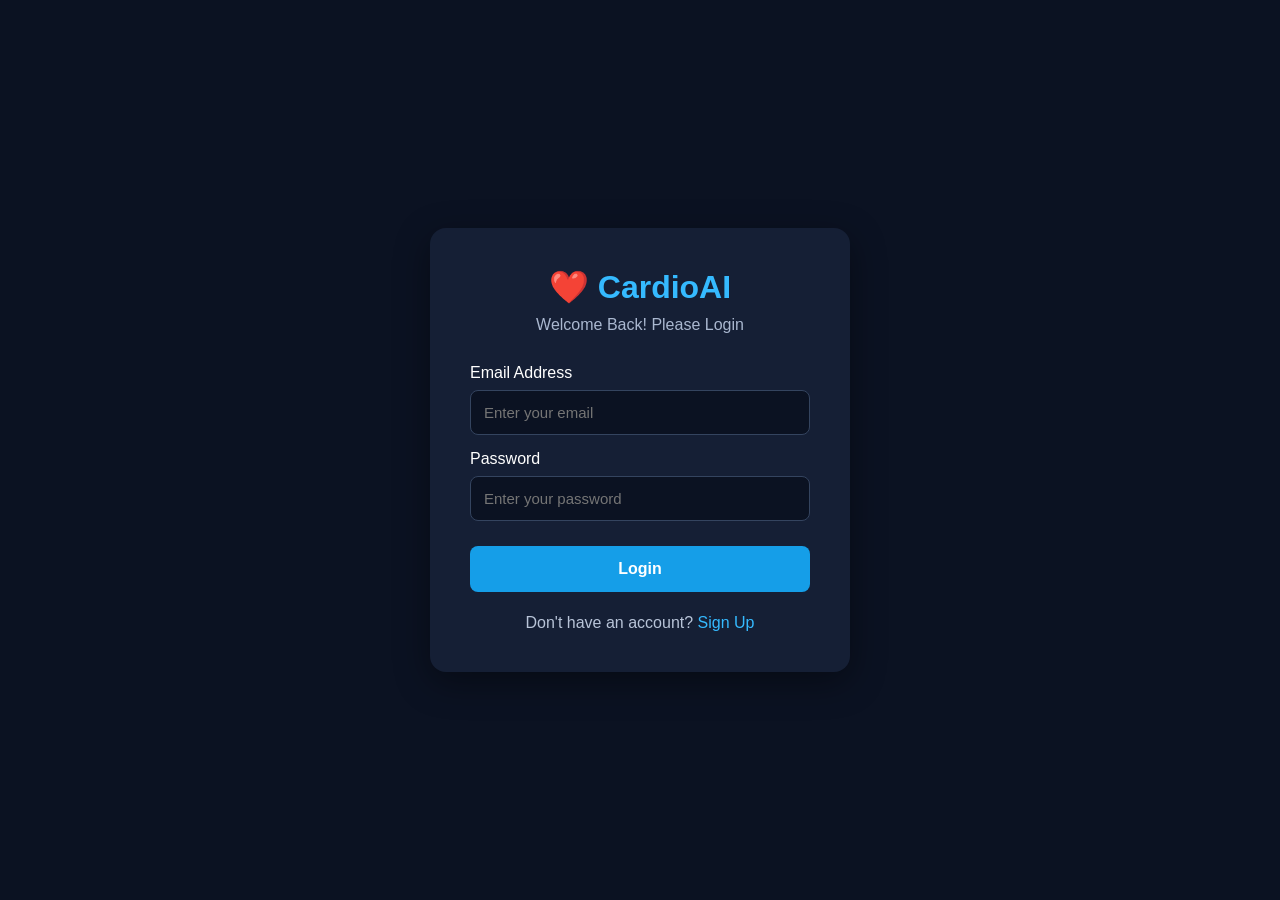
<file: login.html>
<!DOCTYPE html>
<html lang="en">
<head>
    <meta charset="UTF-8">
    <meta name="viewport" content="width=device-width, initial-scale=1.0">
    <title>Login | CardioAI</title>

    <style>
        * {
            margin: 0;
            padding: 0;
            box-sizing: border-box;
            font-family: Arial, sans-serif;
        }

        body {
            min-height: 100vh;
            display: flex;
            justify-content: center;
            align-items: center;
            background: #0b1222;
            color: white;
            padding: 20px;
        }

        .login-box {
            width: 100%;
            max-width: 420px;
            background: #151f35;
            padding: 40px;
            border-radius: 16px;
            box-shadow: 0 10px 35px rgba(0,0,0,0.4);
        }

        h1 {
            color: #35baff;
            text-align: center;
            margin-bottom: 10px;
        }

        .subtitle {
            text-align: center;
            color: #aab8d0;
            margin-bottom: 30px;
        }

        label {
            display: block;
            margin: 15px 0 8px;
        }

        input {
            width: 100%;
            padding: 13px;
            border: 1px solid #34445f;
            border-radius: 8px;
            background: #0b1222;
            color: white;
            font-size: 15px;
        }

        button {
            width: 100%;
            padding: 14px;
            margin-top: 25px;
            border: none;
            border-radius: 8px;
            background: #159ee8;
            color: white;
            font-size: 16px;
            font-weight: bold;
            cursor: pointer;
        }

        button:hover {
            background: #087fc2;
        }

        .bottom-text {
            text-align: center;
            margin-top: 22px;
            color: #b8c4d8;
        }

        a {
            color: #35baff;
            text-decoration: none;
        }

        #message {
            margin-top: 15px;
            text-align: center;
            color: #ff7777;
        }
    </style>
</head>

<body>

    <div class="login-box">
        <h1>❤️ CardioAI</h1>
        <p class="subtitle">Welcome Back! Please Login</p>

        <form id="loginForm">

            <label for="email">Email Address</label>
            <input
                type="email"
                id="email"
                placeholder="Enter your email"
                required
            >

            <label for="password">Password</label>
            <input
                type="password"
                id="password"
                placeholder="Enter your password"
                required
            >

            <button type="submit">Login</button>

            <p id="message"></p>
        </form>

        <p class="bottom-text">
            Don't have an account?
            <a href="/signup">Sign Up</a>
        </p>
    </div>

    <script src="/auth.js"></script>

</body>
</html>
</file>
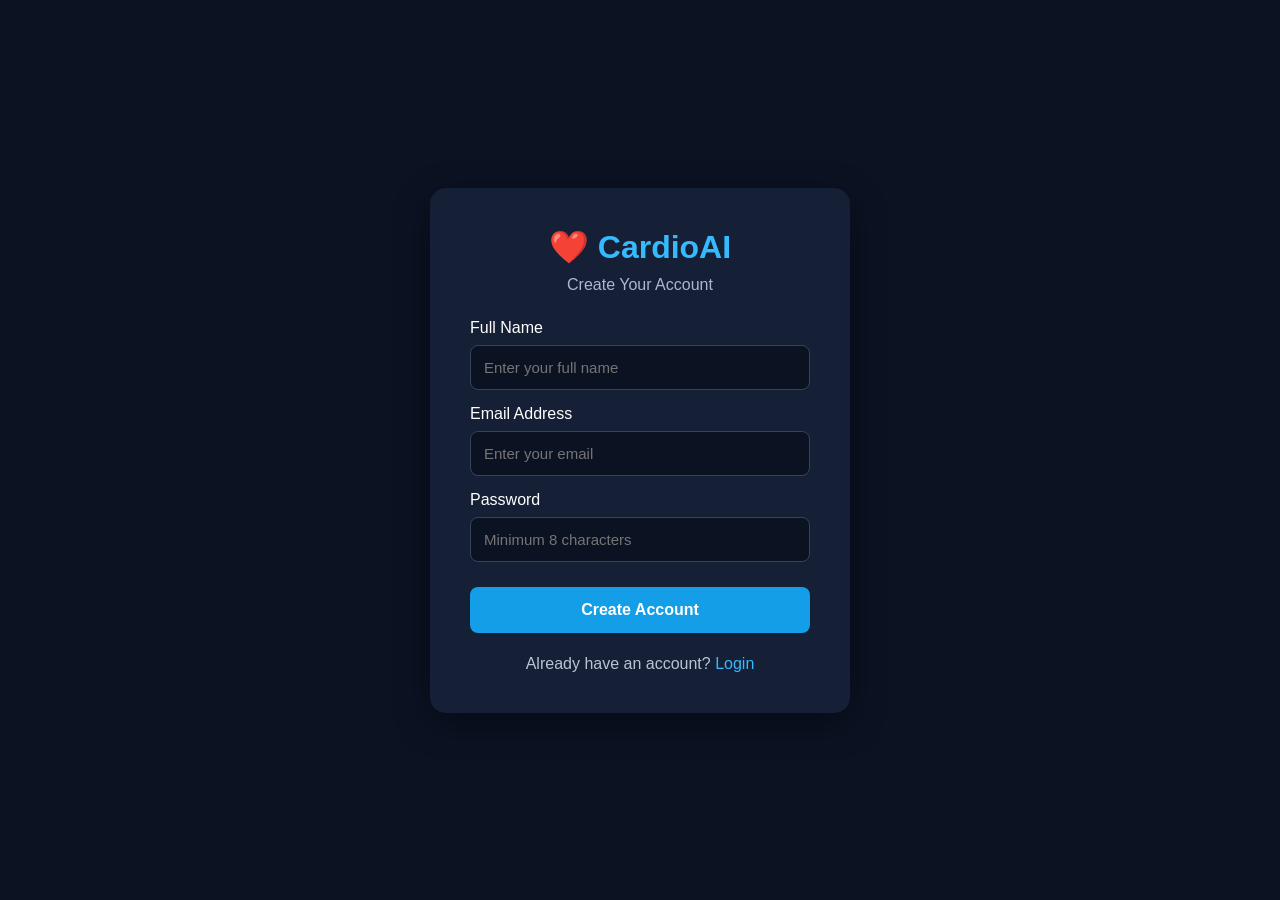
<file: signup.html>
<!DOCTYPE html>
<html lang="en">
<head>
    <meta charset="UTF-8">
    <meta name="viewport" content="width=device-width, initial-scale=1.0">
    <title>Sign Up | CardioAI</title>

    <style>
        * {
            margin: 0;
            padding: 0;
            box-sizing: border-box;
            font-family: Arial, sans-serif;
        }

        body {
            min-height: 100vh;
            display: flex;
            justify-content: center;
            align-items: center;
            background: #0b1222;
            color: white;
            padding: 20px;
        }

        .signup-box {
            width: 100%;
            max-width: 420px;
            background: #151f35;
            padding: 40px;
            border-radius: 16px;
            box-shadow: 0 10px 35px rgba(0,0,0,0.4);
        }

        h1 {
            color: #35baff;
            text-align: center;
            margin-bottom: 10px;
        }

        .subtitle {
            text-align: center;
            color: #aab8d0;
            margin-bottom: 25px;
        }

        label {
            display: block;
            margin: 15px 0 8px;
        }

        input {
            width: 100%;
            padding: 13px;
            border: 1px solid #34445f;
            border-radius: 8px;
            background: #0b1222;
            color: white;
            font-size: 15px;
        }

        button {
            width: 100%;
            padding: 14px;
            margin-top: 25px;
            border: none;
            border-radius: 8px;
            background: #159ee8;
            color: white;
            font-size: 16px;
            font-weight: bold;
            cursor: pointer;
        }

        button:hover {
            background: #087fc2;
        }

        .bottom-text {
            text-align: center;
            margin-top: 22px;
            color: #b8c4d8;
        }

        a {
            color: #35baff;
            text-decoration: none;
        }

        #message {
            margin-top: 15px;
            text-align: center;
            color: #ff7777;
        }
    </style>
</head>

<body>

    <div class="signup-box">
        <h1>❤️ CardioAI</h1>
        <p class="subtitle">Create Your Account</p>

        <form id="signupForm">

            <label for="name">Full Name</label>
            <input
                type="text"
                id="name"
                placeholder="Enter your full name"
                required
            >

            <label for="email">Email Address</label>
            <input
                type="email"
                id="email"
                placeholder="Enter your email"
                required
            >

            <label for="password">Password</label>
            <input
                type="password"
                id="password"
                placeholder="Minimum 8 characters"
                minlength="8"
                required
            >

            <button type="submit">Create Account</button>

            <p id="message"></p>
        </form>

        <p class="bottom-text">
            Already have an account?
            <a href="/login">Login</a>
        </p>
    </div>

    <script src="/auth.js"></script>

</body>
</html>
</file>
